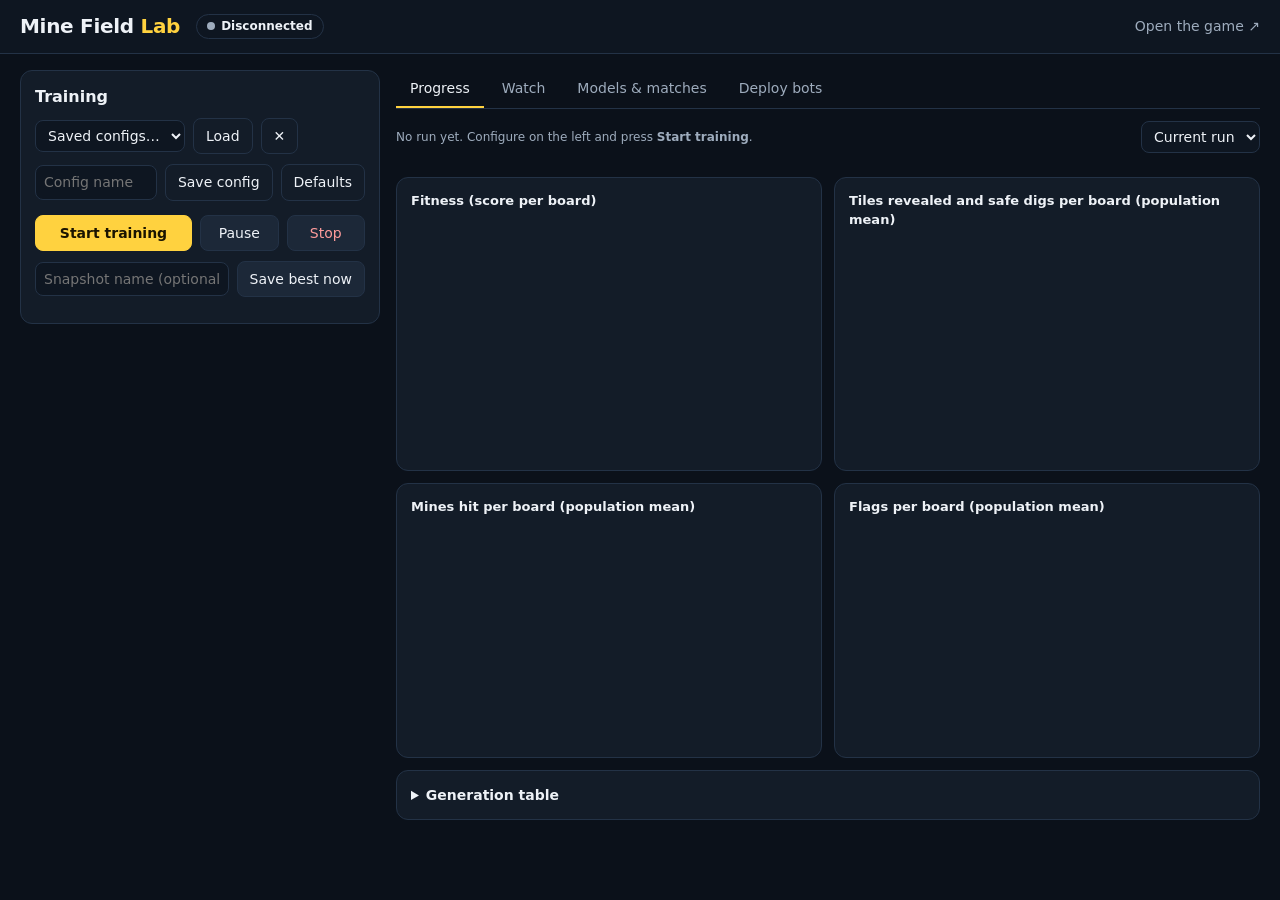
<file: static/lab.html>
<!doctype html>
<html lang="en">
<head>
<meta charset="utf-8">
<meta name="viewport" content="width=device-width, initial-scale=1">
<title>Mine Field Lab</title>
<link rel="stylesheet" href="/static/lab.css">
</head>
<body>
<header>
  <div class="brand">Mine Field <span>Lab</span></div>
  <div id="status" class="pill idle"><i></i><span>Idle</span></div>
  <div id="device" class="muted"></div>
  <a href="/" class="back" target="_blank">Open the game ↗</a>
</header>

<div class="layout">
  <aside class="card" id="trainPanel">
    <div class="cardHead"><h2>Training</h2></div>
    <div class="row presets">
      <select id="presetSel" aria-label="Saved configs"><option value="">Saved configs…</option></select>
      <button id="presetLoad" class="ghost">Load</button>
      <button id="presetDel" class="ghost" title="Delete selected config">✕</button>
    </div>
    <form id="cfgForm" autocomplete="off"></form>
    <div class="row">
      <input id="presetName" placeholder="Config name">
      <button id="presetSave" class="ghost">Save config</button>
      <button id="resetCfg" class="ghost" title="Reset to defaults">Defaults</button>
    </div>
    <div class="controls">
      <button id="btnStart" class="primary">Start training</button>
      <button id="btnPause">Pause</button>
      <button id="btnStop" class="danger">Stop</button>
    </div>
    <button id="btnTweak" class="ghost wide" hidden>Apply live changes (fields marked LIVE)</button>
    <div class="row">
      <input id="snapName" placeholder="Snapshot name (optional)">
      <button id="btnSave">Save best now</button>
    </div>
    <p class="muted small" id="archInfo"></p>
  </aside>

  <main>
    <nav class="tabs" role="tablist">
      <button data-tab="progress" class="on">Progress</button>
      <button data-tab="watch">Watch</button>
      <button data-tab="models">Models &amp; matches</button>
      <button data-tab="arena">Deploy bots</button>
    </nav>

    <section id="tab-progress" class="tab">
      <div class="row between">
        <div class="muted small" id="runLabel">No run yet. Configure on the left and press <b>Start training</b>.</div>
        <select id="runSel" aria-label="Show run"><option value="">Current run</option></select>
      </div>
      <div class="tiles" id="tiles"></div>
      <div class="charts">
        <div class="card chart"><h3>Fitness (score per board)</h3><div class="legend" id="lg-fit"></div><div class="plot" id="ch-fit"></div></div>
        <div class="card chart"><h3>Tiles revealed and safe digs per board (population mean)</h3><div class="legend" id="lg-tiles"></div><div class="plot" id="ch-tiles"></div></div>
        <div class="card chart"><h3>Mines hit per board (population mean)</h3><div class="plot" id="ch-mines"></div></div>
        <div class="card chart"><h3>Flags per board (population mean)</h3><div class="legend" id="lg-flags"></div><div class="plot" id="ch-flags"></div></div>
        <div class="card chart" id="card-kos" hidden><h3>Knockouts per board (v2, population mean)</h3><div class="legend" id="lg-kos"></div><div class="plot" id="ch-kos"></div></div>
        <div class="card chart" id="card-boss" hidden><h3>Boss damage dealt per board (v2, population mean)</h3><div class="plot" id="ch-boss"></div></div>
      </div>
      <details class="card tablewrap"><summary>Generation table</summary><div id="genTable"></div></details>
    </section>

    <section id="tab-watch" class="tab" hidden>
      <div class="watchGrid">
        <div class="card">
          <div class="row wrap">
            <label class="inline"><input type="radio" name="wsrc" value="run" checked> Current run's best</label>
            <label class="inline"><input type="radio" name="wsrc" value="models"> Saved models (up to 6, picked in the list below)</label>
          </div>
          <div id="watchModels" class="checklist" hidden></div>
          <div class="row wrap">
            <label class="tiny">Width <input id="wW" type="number" value="16" min="6" max="48"></label>
            <label class="tiny">Height <input id="wH" type="number" value="16" min="6" max="48"></label>
            <label class="tiny">Mines <input id="wM" type="number" value="40" min="1" max="2000"></label>
            <label class="tiny">Steps <input id="wS" type="number" value="250" min="10" max="5000"></label>
            <label class="tiny">Layout <select id="wL"><option value="field">Field</option><option value="dungeon">Dungeon</option></select></label>
            <label class="tiny">Mode (v2+) <select id="wMode"><option value="mixed">Mixed</option><option value="race">Race</option><option value="pvp">PvP</option><option value="coop">Co-op</option><option value="descent">Descent (v3)</option></select></label>
            <label class="tiny">Boss (v2) <select id="wBoss"><option value="1">On</option><option value="0">Off</option></select></label>
            <label class="tiny grow">Speed <input id="wSpeed" type="range" min="1" max="60" value="8"> <b id="wSpeedLbl">8</b>/s</label>
          </div>
          <div class="row">
            <button id="watchStart" class="primary">Watch</button>
            <button id="watchStop">Stop</button>
            <span class="muted small" id="watchInfo"></span>
          </div>
          <div class="boardWrap"><canvas id="board" width="560" height="560"></canvas></div>
          <h3>Brain activity: bot 1's network, live</h3>
          <div class="netWrap"><canvas id="net"></canvas><div id="netTip" class="tip" hidden></div></div>
          <div class="netKey small muted">
            <span><i class="ln pos"></i>pushes the next layer up</span>
            <span><i class="ln neg"></i>pushes it down</span>
            <span><i class="nd"></i>node brightness = how strongly it fires</span>
            <span><i class="nd chosen"></i>chosen action</span>
            <span>Left: the tiles the bot can see (its vision window). Middle: hidden neurons. Right: action probabilities. Only the strongest connections are drawn; pulses show the signal flowing on each step.</span>
          </div>
        </div>
        <div class="card side">
          <h3>Bots</h3>
          <div id="watchAgents" class="agents"></div>
          <h3>Next move: what bot 1 is considering</h3>
          <div id="prefs" class="prefs"></div>
          <p class="muted small">On the board, the white tint on bot 1's 3×3 reach shows how strongly it wants to <b>dig</b> each tile. A red border shows how strongly it wants to <b>flag</b> it. These are the network's softmax probabilities over valid actions. The bot always takes the most likely one.</p>
          <h3>Legend</h3>
          <ul class="key">
            <li><span class="sw" style="background:#6fbf4c"></span>Unrevealed</li>
            <li><span class="sw" style="background:#e3cfa0"></span>Revealed (number = adjacent mines)</li>
            <li><span class="sw" style="background:#b8322f"></span>Mine that was dug (exploded)</li>
            <li><span class="sw" style="background:#2b2b33"></span>Mine shown when the episode ends</li>
            <li><span class="sw" style="background:#c82828"></span>Spike trap, spikes up (v3; grey outline when down)</li>
            <li><span class="sw" style="background:#f2b705"></span>Pickup (v3; green = food)</li>
            <li><span class="sw" style="background:#7ee0ff"></span>Stairs down (v3, Descent)</li>
          </ul>
        </div>
      </div>
    </section>

    <section id="tab-models" class="tab" hidden>
      <div class="card">
        <div class="cardHead"><h2>Model library</h2><span class="muted small">Tick models to watch or match them.</span></div>
        <div class="tablewrap" id="modelTable"></div>
      </div>
      <div class="card">
        <div class="cardHead"><h2>Head-to-head match</h2></div>
        <p class="muted small">Every game puts all the ticked models (2–6) on one board at once. A win goes to the highest score, and ties share the win.</p>
        <div class="row wrap">
          <label class="tiny">Games <input id="mG" type="number" value="200" min="1" max="2000"></label>
          <label class="tiny">Width <input id="mW" type="number" value="16" min="6" max="48"></label>
          <label class="tiny">Height <input id="mH" type="number" value="16" min="6" max="48"></label>
          <label class="tiny">Mines <input id="mM" type="number" value="40" min="1" max="2000"></label>
          <label class="tiny">Steps <input id="mS" type="number" value="250" min="10" max="5000"></label>
          <button id="matchRun" class="primary">Run match</button>
          <button id="matchWatch">Watch them play</button>
        </div>
        <div id="matchResult"></div>
      </div>
    </section>

    <section id="tab-arena" class="tab" hidden>
      <div class="card">
        <div class="cardHead"><h2>Add a bot to a game room</h2></div>
        <p class="muted small">Bots join as real players with a character. They walk, dig and flag under the same reach and stun rules as people. Difficulty sets how quickly they act. Bots leave when the last human leaves the room.</p>
        <div class="row wrap">
          <label class="tiny">Room <input id="bRoom" value="lobby" list="roomList"></label>
          <datalist id="roomList"></datalist>
          <label class="tiny">Model <select id="bModel"></select></label>
          <label class="tiny">Difficulty <select id="bDiff"></select></label>
          <label class="tiny">Character <select id="bChar"></select></label>
          <button id="bAdd" class="primary">Add bot</button>
        </div>
      </div>
      <div id="rooms" class="rooms"></div>
    </section>
  </main>
</div>
<div id="toasts"></div>
<div id="tip" class="tip" hidden></div>
<script src="/static/lab.js"></script>
</body>
</html>
</file>
<file: static/lab.css>
:root {
  color-scheme: dark;
  --page: #0b111a; --surface: #131c28; --surface-2: #0e1621; --line: #233246;
  --text: #eef2f7; --text-2: #9eacbd;
  --grid: #26303d; --axis: #4a5564;
  --s1: #338ced; --s2: #e76624; --s3: #00a888; --s4: #d28e05; --s5: #e24d8b; --s6: #0aac23;
  --good: #0aac23; --warning: #fbb315; --critical: #dc3c3d;
  --accent: #ffd23f;
}
* { box-sizing: border-box; }
[hidden] { display: none !important; }
body { margin: 0; background: var(--page); color: var(--text); font: 14px/1.45 system-ui, -apple-system, "Segoe UI", sans-serif; }
header { display: flex; align-items: center; gap: 16px; padding: 12px 20px; border-bottom: 1px solid var(--line); background: var(--surface-2); position: sticky; top: 0; z-index: 5; flex-wrap: wrap; }
.brand { font-size: 20px; font-weight: 800; letter-spacing: -.3px; }
.brand span { color: var(--accent); }
.back { margin-left: auto; color: var(--text-2); text-decoration: none; }
.back:hover { color: var(--text); }
.muted { color: var(--text-2); }
.small { font-size: 12px; }

.pill { display: inline-flex; align-items: center; gap: 6px; padding: 3px 10px; border-radius: 999px; font-size: 12px; font-weight: 600; border: 1px solid var(--line); }
.pill i { width: 8px; height: 8px; border-radius: 50%; background: var(--text-2); }
.pill.running i { background: var(--good); box-shadow: 0 0 0 3px rgba(10,172,35,.25); }
.pill.paused i { background: var(--warning); }
.pill.error i { background: var(--critical); }

.layout { display: grid; grid-template-columns: 360px 1fr; gap: 16px; padding: 16px 20px; align-items: start; }
@media (max-width: 1000px) { .layout { grid-template-columns: 1fr; } }
.card { background: var(--surface); border: 1px solid var(--line); border-radius: 12px; padding: 14px; }
.cardHead { display: flex; align-items: baseline; gap: 10px; margin-bottom: 8px; }
h2 { font-size: 16px; margin: 0; }
h3 { font-size: 13px; margin: 10px 0 6px; color: var(--text); font-weight: 650; }
aside.card { position: sticky; top: 70px; max-height: calc(100vh - 86px); overflow-y: auto; }

input, select, button { font: inherit; color: var(--text); }
input, select { background: var(--surface-2); border: 1px solid var(--line); border-radius: 8px; padding: 6px 8px; min-width: 0; }
input:focus, select:focus { outline: 2px solid rgba(255,210,63,.5); border-color: var(--accent); }
input[type=checkbox], input[type=radio] { accent-color: var(--accent); }
input[type=range] { padding: 0; accent-color: var(--accent); }
button { background: #1c2838; border: 1px solid var(--line); border-radius: 8px; padding: 7px 12px; cursor: pointer; white-space: nowrap; }
button:hover:not(:disabled) { border-color: #3a4f6b; background: #223049; }
button:disabled { opacity: .4; cursor: not-allowed; }
button.primary { background: var(--accent); color: #1a1400; border-color: var(--accent); font-weight: 700; }
button.primary:hover:not(:disabled) { background: #ffdb5e; }
button.danger { color: #ff9c9c; }
button.ghost { background: transparent; }
button.wide { width: 100%; margin-top: 8px; }

.row { display: flex; gap: 8px; align-items: center; margin-top: 10px; }
.row.wrap { flex-wrap: wrap; }
.row.between { justify-content: space-between; margin-top: 0; }
.row input:not([type]), .row input[type=text] { flex: 1; }
.controls { display: grid; grid-template-columns: 2fr 1fr 1fr; gap: 8px; margin-top: 14px; }
label.tiny { display: inline-flex; flex-direction: column; gap: 3px; font-size: 11px; color: var(--text-2); text-transform: uppercase; letter-spacing: .4px; }
label.tiny input[type=number] { width: 84px; }
label.tiny.grow { flex: 1; min-width: 160px; flex-direction: row; align-items: center; text-transform: none; font-size: 13px; }
label.tiny.grow input { flex: 1; }
label.inline { display: inline-flex; gap: 6px; align-items: center; }

/* config form */
fieldset { border: 1px solid var(--line); border-radius: 10px; padding: 4px 10px 10px; margin: 10px 0 0; }
legend { padding: 0 6px; font-weight: 700; font-size: 12px; text-transform: uppercase; letter-spacing: .5px; color: var(--text-2); }
.field { display: grid; grid-template-columns: 1fr 120px; gap: 4px 8px; align-items: center; margin-top: 7px; }
.field > span { font-size: 13px; }
.field input, .field select { width: 100%; }
.field input[type=checkbox] { width: auto; justify-self: start; }
.field .help { grid-column: 1 / -1; font-size: 11px; color: var(--text-2); margin-top: -2px; }
.live { font-size: 9px; font-weight: 800; color: #0b111a; background: var(--good); border-radius: 4px; padding: 1px 4px; margin-left: 6px; vertical-align: 1px; }

/* tabs */
.tabs { display: flex; gap: 4px; margin-bottom: 12px; border-bottom: 1px solid var(--line); }
.tabs button { background: transparent; border: 0; border-bottom: 2px solid transparent; border-radius: 0; padding: 8px 14px; color: var(--text-2); }
.tabs button.on { color: var(--text); border-bottom-color: var(--accent); }
.tab > .card + .card { margin-top: 14px; }

/* stat tiles */
.tiles { display: grid; grid-template-columns: repeat(auto-fit, minmax(130px, 1fr)); gap: 10px; margin: 12px 0; }
.tile { background: var(--surface); border: 1px solid var(--line); border-radius: 12px; padding: 10px 12px; }
.tile .k { font-size: 11px; color: var(--text-2); text-transform: uppercase; letter-spacing: .4px; }
.tile .v { font-size: 24px; font-weight: 750; margin-top: 2px; }

/* charts */
.charts { display: grid; grid-template-columns: repeat(auto-fit, minmax(380px, 1fr)); gap: 12px; }
.chart h3 { margin: 0 0 4px; }
.legend { display: flex; gap: 14px; font-size: 12px; color: var(--text-2); margin-bottom: 2px; }
.legend span { display: inline-flex; align-items: center; gap: 6px; }
.legend i { width: 14px; height: 3px; border-radius: 2px; display: inline-block; }
.plot { position: relative; height: 220px; }
.plot svg { display: block; width: 100%; height: 100%; overflow: visible; }
.plot .empty { position: absolute; inset: 0; display: grid; place-items: center; color: var(--text-2); font-size: 13px; }
.tip { position: fixed; pointer-events: none; z-index: 20; background: #0b111a; border: 1px solid var(--line); border-radius: 8px; padding: 6px 9px; font-size: 12px; box-shadow: 0 6px 20px rgba(0,0,0,.4); font-variant-numeric: tabular-nums; }
.tip b { display: block; margin-bottom: 2px; }
.tip .r { display: flex; align-items: center; gap: 6px; }
.tip i { width: 8px; height: 8px; border-radius: 50%; display: inline-block; }

/* tables */
.tablewrap { overflow-x: auto; margin-top: 12px; }
details.tablewrap summary { cursor: pointer; font-weight: 650; }
table { border-collapse: collapse; width: 100%; font-size: 13px; }
th, td { text-align: left; padding: 6px 8px; border-bottom: 1px solid var(--line); white-space: nowrap; }
th { color: var(--text-2); font-weight: 600; font-size: 11px; text-transform: uppercase; letter-spacing: .4px; }
td.num, th.num { text-align: right; font-variant-numeric: tabular-nums; }
tr:hover td { background: rgba(255,255,255,.02); }
td .acts { display: flex; gap: 4px; }
td .acts button { padding: 3px 8px; font-size: 12px; }
.bar { display: inline-block; height: 8px; border-radius: 0 4px 4px 0; background: var(--s1); vertical-align: middle; margin-right: 6px; }

/* watch */
.watchGrid { display: grid; grid-template-columns: minmax(0, 1fr) 300px; gap: 12px; align-items: start; }
@media (max-width: 1200px) { .watchGrid { grid-template-columns: 1fr; } }
.boardWrap { margin-top: 12px; display: flex; justify-content: center; }
#board { max-width: 100%; height: auto; border-radius: 8px; background: #0b111a; }
.checklist { display: flex; flex-wrap: wrap; gap: 6px 14px; margin-top: 8px; font-size: 13px; }
.agents { display: grid; gap: 6px; }
.agent { display: grid; grid-template-columns: 14px 1fr auto; gap: 8px; align-items: center; font-size: 13px; }
.agent .dot { width: 12px; height: 12px; border-radius: 50%; }
.agent .meta { color: var(--text-2); font-size: 11px; grid-column: 2 / -1; margin-top: -4px; }
.agent .sc { font-weight: 700; font-variant-numeric: tabular-nums; }
.prefs { display: grid; gap: 4px; font-size: 12px; }
.pref { display: grid; grid-template-columns: 90px 1fr 42px; gap: 8px; align-items: center; }
.pref .track { height: 8px; background: var(--surface-2); border-radius: 4px; overflow: hidden; }
.pref .fill { height: 100%; background: var(--s1); border-radius: 0 4px 4px 0; }
.pref .p { text-align: right; font-variant-numeric: tabular-nums; color: var(--text-2); }
.key { list-style: none; padding: 0; margin: 0; display: grid; gap: 4px; font-size: 12px; color: var(--text-2); }
.key .sw { display: inline-block; width: 12px; height: 12px; border-radius: 3px; margin-right: 8px; vertical-align: -2px; }

/* live network view */
.netWrap { position: relative; }
#net { display: block; width: 100%; height: 360px; border-radius: 8px; background: var(--surface-2); }
.netKey { display: flex; flex-wrap: wrap; gap: 6px 16px; margin-top: 8px; align-items: center; }
.netKey span { display: inline-flex; align-items: center; gap: 6px; }
.netKey .ln { width: 18px; height: 2px; border-radius: 1px; display: inline-block; }
.netKey .ln.pos { background: var(--s2); }
.netKey .ln.neg { background: var(--s1); }
.netKey .nd { width: 10px; height: 10px; border-radius: 50%; background: #e7a06d; display: inline-block; }
.netKey .nd.chosen { background: transparent; border: 2px solid var(--accent); }

/* arena */
.rooms { display: grid; grid-template-columns: repeat(auto-fill, minmax(300px, 1fr)); gap: 12px; margin-top: 14px; }
.room h3 { margin: 0; display: flex; justify-content: space-between; align-items: baseline; }
.room ul { list-style: none; padding: 0; margin: 8px 0 0; display: grid; gap: 4px; }
.room li { display: flex; align-items: center; gap: 8px; font-size: 13px; }
.room li .sw { width: 10px; height: 10px; border-radius: 3px; }
.room li .nm { flex: 1; }
.room li .tag { font-size: 10px; font-weight: 700; color: var(--text-2); border: 1px solid var(--line); border-radius: 4px; padding: 0 4px; }
.room li button { padding: 2px 8px; font-size: 12px; }

#toasts { position: fixed; right: 16px; bottom: 16px; display: grid; gap: 8px; z-index: 30; max-width: min(520px, calc(100vw - 32px)); }
.toast { background: #182233; border: 1px solid var(--line); border-left: 3px solid var(--s1); border-radius: 8px; padding: 9px 12px; font-size: 13px; box-shadow: 0 8px 24px rgba(0,0,0,.4); cursor: pointer; }
.toast.err { border-left-color: var(--critical); }
.toast.err::before { content: "⚠ Error: "; font-weight: 700; color: #ff9c9c; }
.toast pre { margin: 6px 0 0; max-height: 220px; overflow: auto; font-size: 11px; white-space: pre-wrap; }
</file>
